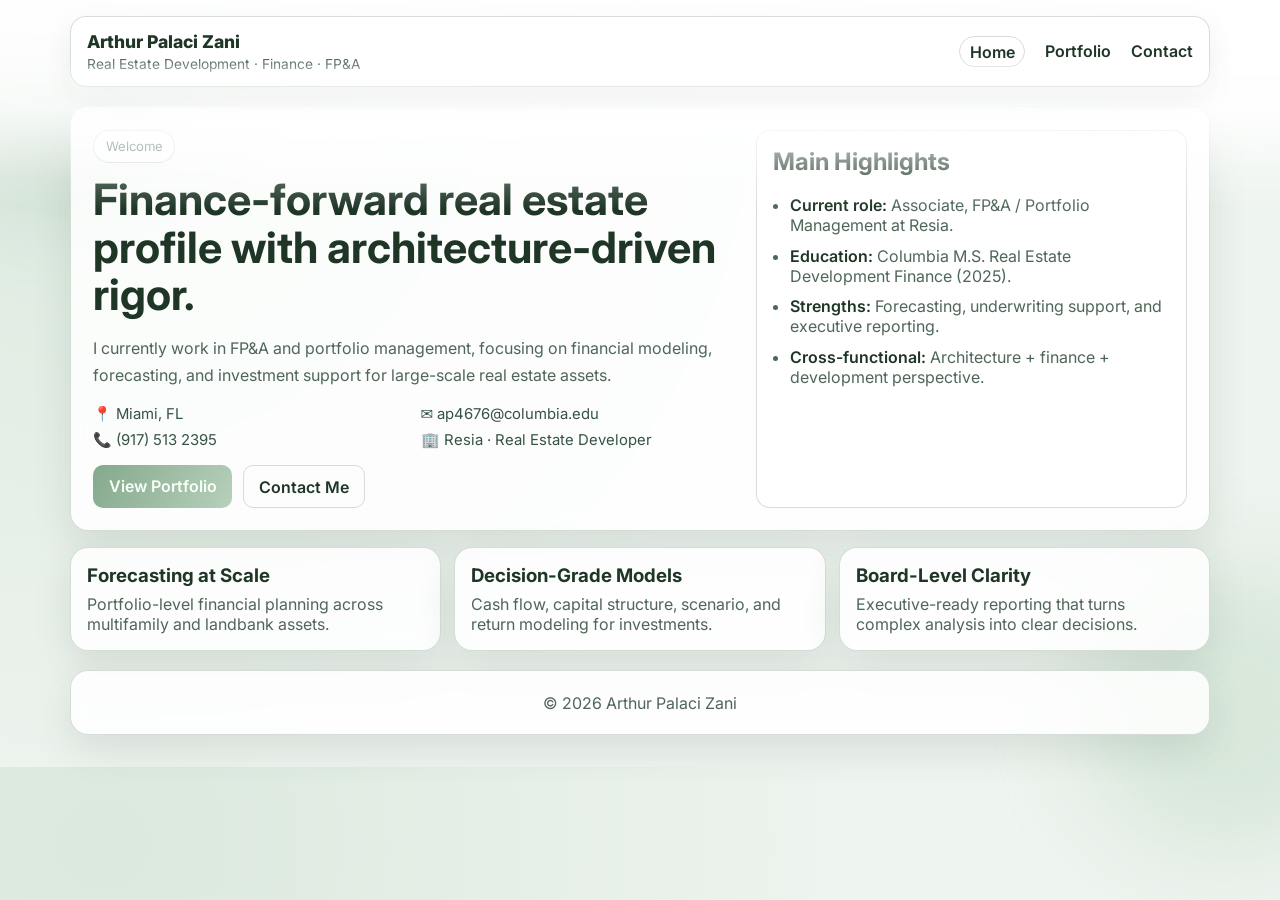
<file: index.html>
<!doctype html>
<html lang="en">
  <head>
    <meta charset="UTF-8" />
    <meta name="viewport" content="width=device-width, initial-scale=1.0" />
    <title>Arthur Palaci Zani | Home</title>
    <meta
      name="description"
      content="Home page for Arthur Palaci Zani with highlights and quick access to portfolio and contact pages."
    />
    <link rel="preconnect" href="https://fonts.googleapis.com" />
    <link rel="preconnect" href="https://fonts.gstatic.com" crossorigin />
    <link
      href="https://fonts.googleapis.com/css2?family=Inter:wght@400;500;600;700;800&display=swap"
      rel="stylesheet"
    />
    <link rel="stylesheet" href="styles.css" />
  </head>
  <body>
    <div class="bg-shape bg-shape-one" aria-hidden="true"></div>
    <div class="bg-shape bg-shape-two" aria-hidden="true"></div>

    <header class="site-header shell">
      <div class="identity">
        <p class="name">Arthur Palaci Zani</p>
        <p class="tag">Real Estate Development · Finance · FP&amp;A</p>
      </div>
      <nav class="nav" aria-label="Primary">
        <a href="index.html" aria-current="page">Home</a>
        <a href="portfolio.html">Portfolio</a>
        <a href="contact.html">Contact</a>
      </nav>
    </header>

    <main>
      <section class="hero shell card">
        <div class="hero-main">
          <p class="pill">Welcome</p>
          <h1>Finance-forward real estate profile with architecture-driven rigor.</h1>
          <p>
            I currently work in FP&amp;A and portfolio management, focusing on financial modeling,
            forecasting, and investment support for large-scale real estate assets.
          </p>

          <div class="quick-facts">
            <p>📍 Miami, FL</p>
            <p>✉️ ap4676@columbia.edu</p>
            <p>📞 (917) 513 2395</p>
            <p>🏢 Resia · Real Estate Developer</p>
          </div>

          <div class="actions">
            <a class="btn btn-primary" href="portfolio.html">View Portfolio</a>
            <a class="btn btn-secondary" href="contact.html">Contact Me</a>
          </div>
        </div>

        <aside class="hero-side">
          <h2>Main Highlights</h2>
          <ul>
            <li><span>Current role:</span> Associate, FP&amp;A / Portfolio Management at Resia.</li>
            <li><span>Education:</span> Columbia M.S. Real Estate Development Finance (2025).</li>
            <li><span>Strengths:</span> Forecasting, underwriting support, and executive reporting.</li>
            <li><span>Cross-functional:</span> Architecture + finance + development perspective.</li>
          </ul>
        </aside>
      </section>

      <section class="shell snapshot-grid" aria-label="Home snapshot">
        <article class="card snapshot-item">
          <h3>Forecasting at Scale</h3>
          <p>Portfolio-level financial planning across multifamily and landbank assets.</p>
        </article>
        <article class="card snapshot-item">
          <h3>Decision-Grade Models</h3>
          <p>Cash flow, capital structure, scenario, and return modeling for investments.</p>
        </article>
        <article class="card snapshot-item">
          <h3>Board-Level Clarity</h3>
          <p>Executive-ready reporting that turns complex analysis into clear decisions.</p>
        </article>
      </section>
    </main>

    <footer class="shell card footer">
      <p>© <span id="year"></span> Arthur Palaci Zani</p>
    </footer>

    <script src="app.js"></script>
  </body>
</html>
</file>
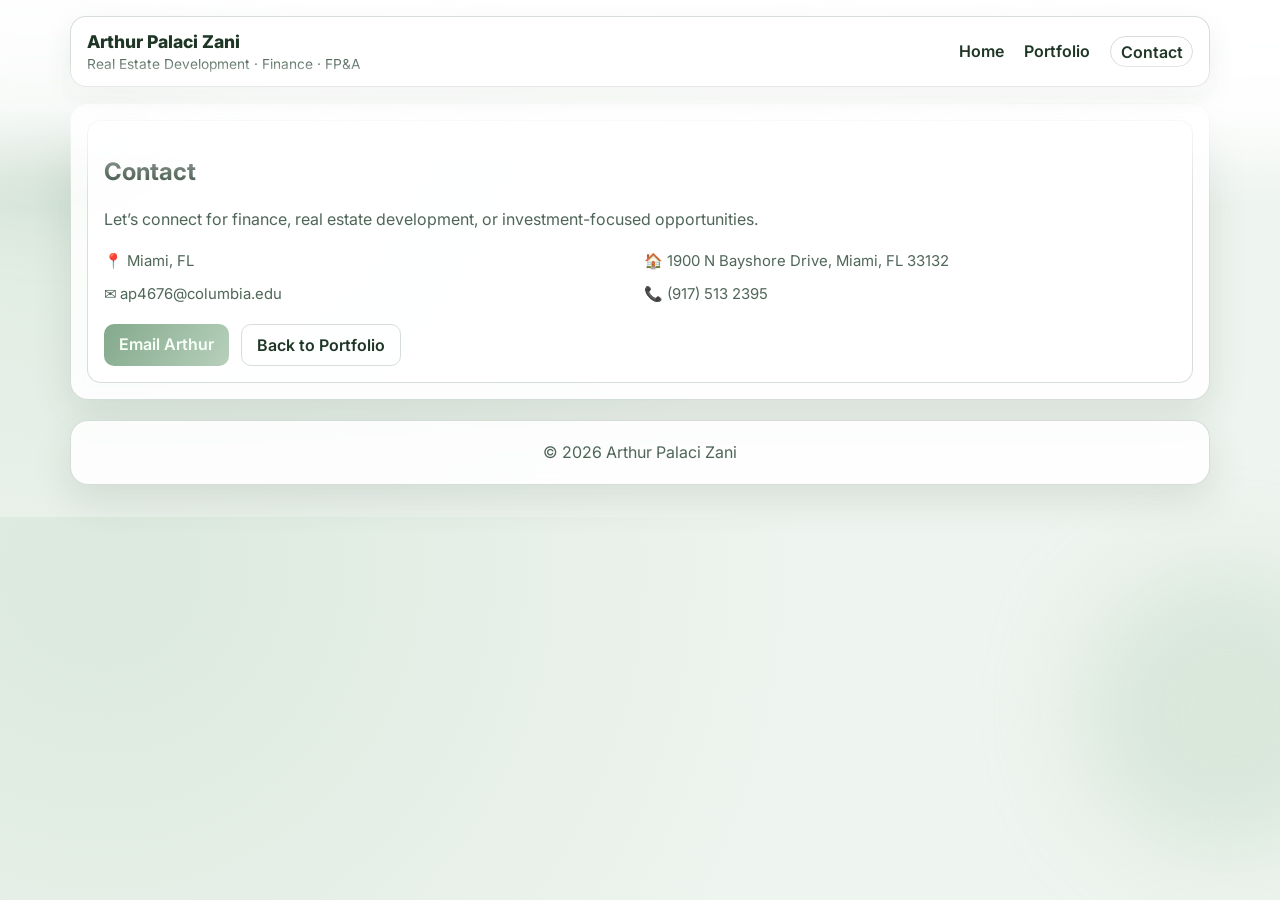
<file: contact.html>
<!doctype html>
<html lang="en">
  <head>
    <meta charset="UTF-8" />
    <meta name="viewport" content="width=device-width, initial-scale=1.0" />
    <title>Arthur Palaci Zani | Contact</title>
    <meta
      name="description"
      content="Contact page for Arthur Palaci Zani with location, email, phone, and mailing address."
    />
    <link rel="preconnect" href="https://fonts.googleapis.com" />
    <link rel="preconnect" href="https://fonts.gstatic.com" crossorigin />
    <link
      href="https://fonts.googleapis.com/css2?family=Inter:wght@400;500;600;700;800&display=swap"
      rel="stylesheet"
    />
    <link rel="stylesheet" href="styles.css" />
  </head>
  <body>
    <div class="bg-shape bg-shape-one" aria-hidden="true"></div>
    <div class="bg-shape bg-shape-two" aria-hidden="true"></div>

    <header class="site-header shell">
      <div class="identity">
        <p class="name">Arthur Palaci Zani</p>
        <p class="tag">Real Estate Development · Finance · FP&amp;A</p>
      </div>
      <nav class="nav" aria-label="Primary">
        <a href="index.html">Home</a>
        <a href="portfolio.html">Portfolio</a>
        <a href="contact.html" aria-current="page">Contact</a>
      </nav>
    </header>

    <main>
      <section class="shell card resume">
        <article class="panel active">
          <h2>Contact</h2>
          <p>Let’s connect for finance, real estate development, or investment-focused opportunities.</p>
          <div class="quick-facts">
            <p>📍 Miami, FL</p>
            <p>🏠 1900 N Bayshore Drive, Miami, FL 33132</p>
            <p>✉️ ap4676@columbia.edu</p>
            <p>📞 (917) 513 2395</p>
          </div>
          <div class="actions">
            <a class="btn btn-primary" href="mailto:ap4676@columbia.edu">Email Arthur</a>
            <a class="btn btn-secondary" href="portfolio.html">Back to Portfolio</a>
          </div>
        </article>
      </section>
    </main>

    <footer class="shell card footer">
      <p>© <span id="year"></span> Arthur Palaci Zani</p>
    </footer>

    <script src="app.js"></script>
  </body>
</html>
</file>
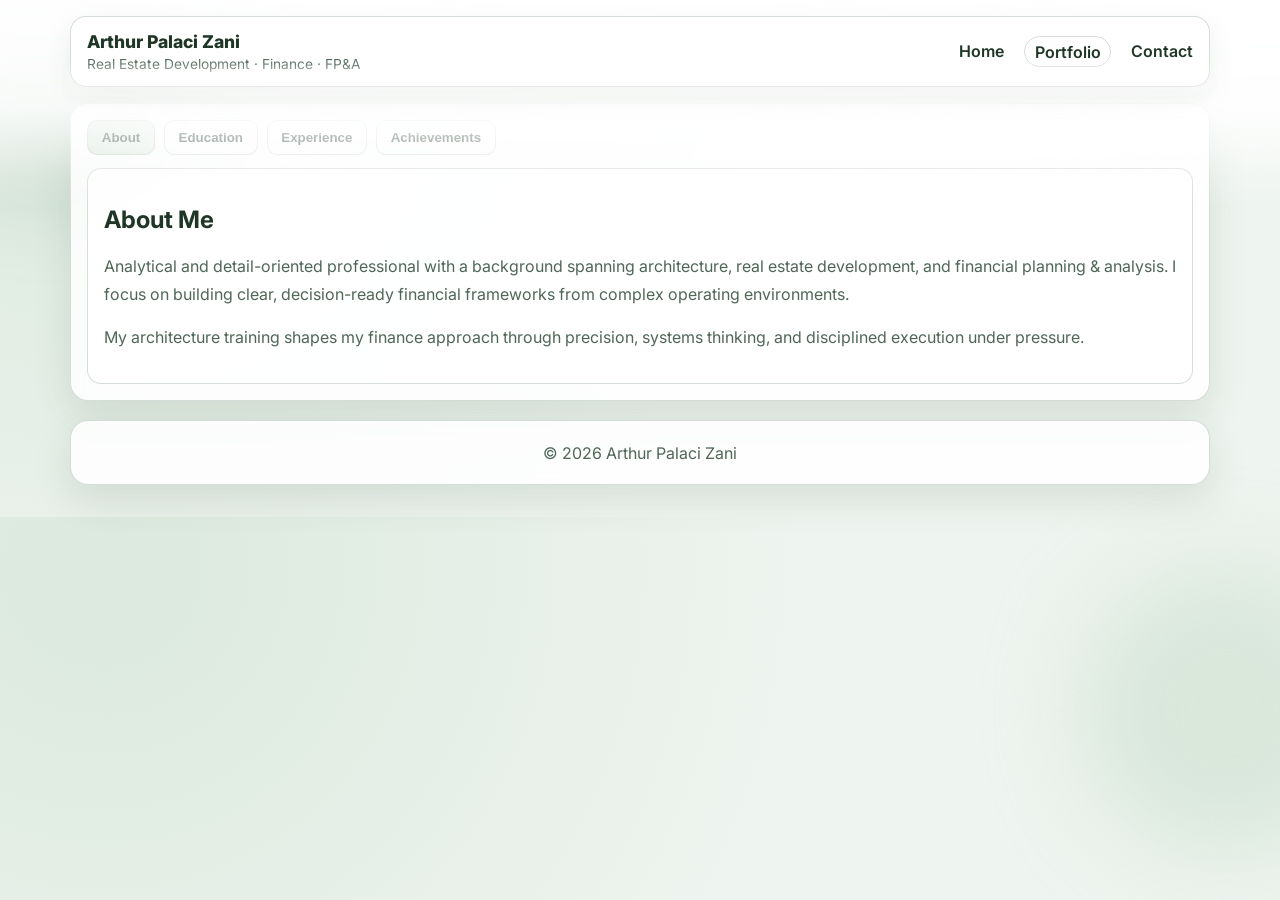
<file: portfolio.html>
<!doctype html>
<html lang="en">
  <head>
    <meta charset="UTF-8" />
    <meta name="viewport" content="width=device-width, initial-scale=1.0" />
    <title>Arthur Palaci Zani | Portfolio</title>
    <meta
      name="description"
      content="Portfolio page with Arthur Palaci Zani's education, experience, achievements, and profile details."
    />
    <link rel="preconnect" href="https://fonts.googleapis.com" />
    <link rel="preconnect" href="https://fonts.gstatic.com" crossorigin />
    <link
      href="https://fonts.googleapis.com/css2?family=Inter:wght@400;500;600;700;800&display=swap"
      rel="stylesheet"
    />
    <link rel="stylesheet" href="styles.css" />
  </head>
  <body>
    <div class="bg-shape bg-shape-one" aria-hidden="true"></div>
    <div class="bg-shape bg-shape-two" aria-hidden="true"></div>

    <header class="site-header shell">
      <div class="identity">
        <p class="name">Arthur Palaci Zani</p>
        <p class="tag">Real Estate Development · Finance · FP&amp;A</p>
      </div>
      <nav class="nav" aria-label="Primary">
        <a href="index.html">Home</a>
        <a href="portfolio.html" aria-current="page">Portfolio</a>
        <a href="contact.html">Contact</a>
      </nav>
    </header>

    <main>
      <section class="shell card resume">
        <div class="tabs" role="tablist" aria-label="Portfolio sections">
          <button class="tab active" data-tab="about" role="tab" aria-selected="true">About</button>
          <button class="tab" data-tab="education" role="tab" aria-selected="false">Education</button>
          <button class="tab" data-tab="experience" role="tab" aria-selected="false">Experience</button>
          <button class="tab" data-tab="achievements" role="tab" aria-selected="false">Achievements</button>
        </div>

        <article id="about" class="panel active" role="tabpanel">
          <h2>About Me</h2>
          <p>
            Analytical and detail-oriented professional with a background spanning architecture,
            real estate development, and financial planning &amp; analysis. I focus on building
            clear, decision-ready financial frameworks from complex operating environments.
          </p>
          <p>
            My architecture training shapes my finance approach through precision, systems thinking,
            and disciplined execution under pressure.
          </p>
        </article>

        <article id="education" class="panel" role="tabpanel" hidden>
          <h2>Education</h2>
          <div class="timeline">
            <div class="timeline-item">
              <h3>Columbia University — M.S. Real Estate Development Finance</h3>
              <p class="meta">2025</p>
              <p>
                Real Estate Finance, Funds Management &amp; Capital Raising, Securitized Commercial
                RE Debt, Underwriting, Capital Markets, and REIT Analysis.
              </p>
            </div>
            <div class="timeline-item">
              <h3>Pratt Institute — Bachelor of Architecture</h3>
              <p class="meta">2024 · Major in Architecture · GPA 3.7 · Dean's List (6 semesters)</p>
              <p>
                Minor in Entrepreneurship. Activities include Varsity Basketball, Volleyball Captain,
                and Research Assistant.
              </p>
            </div>
          </div>
        </article>

        <article id="experience" class="panel" role="tabpanel" hidden>
          <h2>Experience</h2>
          <div class="experience-grid">
            <section class="experience-card">
              <h3>Resia — Real Estate Developer</h3>
              <p class="meta">Miami, FL · March 2025 – Present</p>
              <ul>
                <li>Lead financial forecasting/performance analysis across multifamily and landbank portfolios.</li>
                <li>Develop models for project cash flow, capital structures, and return metrics.</li>
                <li>Support debt structuring and underwriting; deliver board-level reporting.</li>
              </ul>
            </section>
            <section class="experience-card">
              <h3>LHP Architects — Junior Designer / Marketing Strategist</h3>
              <p class="meta">New York, NY · August 2022 – March 2025</p>
              <ul>
                <li>Executed architecture + strategy work across major public/private projects.</li>
                <li>Collaborated on MTA rehabilitation scope and technical documentation.</li>
              </ul>
            </section>
            <section class="experience-card">
              <h3>XDEA Architects — Employee / Design Consultant</h3>
              <p class="meta">New York, NY · June 2022 – August 2022</p>
              <ul>
                <li>Supported veterans memorial and district sports facility development work.</li>
              </ul>
            </section>
          </div>
        </article>

        <article id="achievements" class="panel" role="tabpanel" hidden>
          <h2>Additional Information</h2>
          <div class="achievements-grid">
            <section class="achievement-card">
              <h3>Languages</h3>
              <ul>
                <li>English, Portuguese, Spanish, Italian</li>
              </ul>
            </section>
            <section class="achievement-card">
              <h3>Citizenships</h3>
              <ul>
                <li>United States, Brazil, Italy</li>
              </ul>
            </section>
            <section class="achievement-card">
              <h3>Skills</h3>
              <ul>
                <li>Adobe Suite, Excel, Bloomberg, Refinitiv Workspace, Bluebeam, BIM, Revit</li>
              </ul>
            </section>
            <section class="achievement-card">
              <h3>Interests &amp; Awards</h3>
              <ul>
                <li>Interests: Basketball, Tennis, Skiing, Motor Racing</li>
                <li>FAA Drone Certified, OSHEA Certification, ACADIA Research Publication</li>
              </ul>
            </section>
          </div>
        </article>
      </section>
    </main>

    <footer class="shell card footer">
      <p>© <span id="year"></span> Arthur Palaci Zani</p>
    </footer>

    <script src="app.js"></script>
  </body>
</html>
</file>
<file: styles.css>
:root {
  --bg: #eef4ef;
  --surface: rgba(255, 255, 255, 0.86);
  --surface-soft: rgba(255, 255, 255, 0.74);
  --stroke: rgba(111, 138, 118, 0.28);
  --text: #1f3627;
  --muted: #4f6658;
  --accent: #84a98c;
  --accent-2: #b7d0bb;
  --shadow: 0 14px 38px rgba(50, 71, 56, 0.12);
}

* {
  box-sizing: border-box;
}

html {
  scroll-behavior: smooth;
  scroll-padding-top: 110px;
}

body {
  margin: 0;
  font-family: 'Inter', system-ui, -apple-system, Segoe UI, Roboto, sans-serif;
  color: var(--text);
  background: radial-gradient(circle at 8% 10%, #dbe9de 0%, var(--bg) 55%);
}

body::before {
  content: '';
  position: fixed;
  top: 0;
  left: 0;
  right: 0;
  height: 210px;
  background:
    radial-gradient(140% 90% at 50% 0%, rgba(255, 255, 255, 0.82) 0%, rgba(255, 255, 255, 0.56) 55%, rgba(255, 255, 255, 0) 100%),
    linear-gradient(to bottom, rgba(255, 255, 255, 0.93) 0%, rgba(255, 255, 255, 0.76) 52%, rgba(238, 244, 239, 0) 100%);
  pointer-events: none;
  z-index: 8;
}

.shell {
  width: min(1140px, 92%);
  margin: 0 auto;
}

.card {
  border: 1px solid var(--stroke);
  border-radius: 18px;
  background: var(--surface);
  box-shadow: var(--shadow);
  backdrop-filter: blur(8px);
}

.site-header {
  margin-top: 1rem;
  padding: 0.9rem 1rem;
  display: flex;
  justify-content: space-between;
  align-items: center;
  gap: 1rem;
  position: sticky;
  top: 0.8rem;
  background: rgba(255, 255, 255, 0.95);
  border: 1px solid var(--stroke);
  border-radius: 16px;
  box-shadow: 0 10px 28px rgba(50, 71, 56, 0.08);
  z-index: 12;
}

.site-header::after {
  content: '';
  position: absolute;
  left: 0;
  right: 0;
  bottom: -22px;
  height: 40px;
  background: linear-gradient(to bottom, rgba(255, 255, 255, 0.68), rgba(255, 255, 255, 0));
  filter: blur(6px);
  pointer-events: none;
}

.name {
  margin: 0;
  font-size: 1.1rem;
  font-weight: 800;
}

.tag {
  margin: 0.2rem 0 0;
  color: var(--muted);
  font-size: 0.86rem;
}

.nav a {
  text-decoration: none;
  color: var(--text);
  margin-left: 1rem;
  font-weight: 600;
}

.nav a[aria-current="page"] {
  border: 1px solid var(--stroke);
  background: rgba(255, 255, 255, 0.76);
  border-radius: 999px;
  padding: 0.3rem 0.58rem;
}

.hero {
  margin-top: 1.2rem;
  padding: 1.4rem;
  display: grid;
  grid-template-columns: 1.2fr 0.8fr;
  gap: 1rem;
}

.pill {
  display: inline-block;
  margin: 0;
  border: 1px solid var(--stroke);
  border-radius: 999px;
  background: var(--surface-soft);
  padding: 0.3rem 0.7rem;
  color: var(--muted);
  font-size: 0.82rem;
}

h1 {
  margin: 0.8rem 0;
  font-size: clamp(1.8rem, 3.5vw, 2.7rem);
  line-height: 1.1;
}

.hero-main > p {
  line-height: 1.7;
  color: var(--muted);
}

.quick-facts {
  margin-top: 0.8rem;
  display: grid;
  grid-template-columns: repeat(2, minmax(0, 1fr));
  gap: 0.5rem;
}

.quick-facts p {
  margin: 0;
  font-size: 0.93rem;
  color: #355243;
}

.kpis {
  margin-top: 0.9rem;
  display: grid;
  grid-template-columns: repeat(3, minmax(0, 1fr));
  gap: 0.6rem;
}

.kpis article {
  border: 1px solid var(--stroke);
  background: var(--surface-soft);
  border-radius: 12px;
  padding: 0.7rem;
}

.kpis h3 {
  margin: 0;
  font-size: 1rem;
}

.kpis p {
  margin: 0.25rem 0 0;
  font-size: 0.83rem;
  color: var(--muted);
}

.actions {
  margin-top: 1rem;
  display: flex;
  gap: 0.7rem;
  flex-wrap: wrap;
}

.btn {
  text-decoration: none;
  border-radius: 10px;
  padding: 0.65rem 0.95rem;
  font-weight: 600;
}

.btn-primary {
  color: #f8fff8;
  background: linear-gradient(120deg, var(--accent), var(--accent-2));
}

.btn-secondary {
  color: var(--text);
  border: 1px solid var(--stroke);
}

.hero-side {
  border: 1px solid var(--stroke);
  border-radius: 14px;
  background: var(--surface-soft);
  padding: 1rem;
}

.hero-side h2 {
  margin-top: 0;
}

.hero-side ul {
  margin: 0;
  padding-left: 1.1rem;
}

.hero-side li {
  margin-bottom: 0.65rem;
  color: var(--muted);
}

.hero-side span {
  color: var(--text);
  font-weight: 600;
}

.snapshot-grid {
  margin-top: 1rem;
  display: grid;
  grid-template-columns: repeat(3, minmax(0, 1fr));
  gap: 0.8rem;
}

.snapshot-item {
  padding: 1rem;
}

.snapshot-item h3 {
  margin: 0 0 0.4rem;
}

.snapshot-item p {
  margin: 0;
  color: var(--muted);
}

.resume {
  margin-top: 1rem;
  padding: 1rem;
}

#about,
#education,
#experience,
#achievements,
#resume,
#contact {
  scroll-margin-top: 120px;
}

.tabs {
  display: flex;
  flex-wrap: wrap;
  gap: 0.55rem;
  margin-bottom: 0.8rem;
}

.tab {
  border: 1px solid var(--stroke);
  background: transparent;
  color: var(--text);
  border-radius: 10px;
  padding: 0.56rem 0.86rem;
  font-weight: 600;
  cursor: pointer;
}

.tab.active {
  background: linear-gradient(120deg, rgba(132, 169, 140, 0.3), rgba(183, 208, 187, 0.3));
}

.panel {
  border: 1px solid var(--stroke);
  background: var(--surface-soft);
  border-radius: 14px;
  padding: 1rem;
}

.panel p,
.panel li {
  color: var(--muted);
  line-height: 1.7;
}

.timeline {
  border-left: 2px solid rgba(132, 169, 140, 0.45);
  padding-left: 0.9rem;
}

.timeline-item + .timeline-item {
  margin-top: 1rem;
}

.meta {
  margin: -0.2rem 0 0.5rem;
  font-size: 0.92rem;
  color: #496152;
}

.experience-grid,
.achievements-grid {
  display: grid;
  gap: 0.8rem;
}

.experience-grid {
  grid-template-columns: repeat(3, minmax(0, 1fr));
}

.achievements-grid {
  grid-template-columns: repeat(2, minmax(0, 1fr));
}

.experience-card,
.achievement-card {
  border: 1px solid var(--stroke);
  border-radius: 12px;
  background: #fbfdfb;
  padding: 0.9rem;
}

.experience-card h3,
.achievement-card h3 {
  margin-top: 0;
}

.footer {
  margin: 1.2rem auto 2rem;
  padding: 1rem;
  text-align: center;
  color: var(--muted);
}

.footer p {
  margin: 0.35rem 0;
}

.bg-shape {
  position: fixed;
  border-radius: 50%;
  filter: blur(45px);
  z-index: -1;
}

.bg-shape-one {
  width: 240px;
  height: 240px;
  background: rgba(141, 176, 149, 0.36);
  left: -60px;
  top: -50px;
}

.bg-shape-two {
  width: 290px;
  height: 290px;
  background: rgba(198, 220, 202, 0.52);
  right: -90px;
  bottom: 5%;
}

@media (max-width: 980px) {
  .hero,
  .snapshot-grid,
  .quick-facts,
  .kpis,
  .experience-grid,
  .achievements-grid {
    grid-template-columns: 1fr;
  }

  .site-header {
    flex-direction: column;
    align-items: flex-start;
  }

  .nav a {
    margin: 0 0.7rem 0 0;
  }
}


@media (max-width: 640px) {
  html {
    scroll-padding-top: 96px;
  }

  .site-header {
    top: 0.35rem;
    padding: 0.7rem 0.75rem;
    border-radius: 14px;
  }

  .identity {
    width: 100%;
  }

  .name {
    font-size: 1rem;
  }

  .tag {
    font-size: 0.8rem;
  }

  .nav {
    width: 100%;
    display: flex;
    align-items: center;
    gap: 0.45rem;
    overflow-x: auto;
    -webkit-overflow-scrolling: touch;
    scrollbar-width: none;
    padding-bottom: 0.2rem;
  }

  .nav::-webkit-scrollbar {
    display: none;
  }

  .nav a {
    margin: 0;
    white-space: nowrap;
    border: 1px solid var(--stroke);
    background: rgba(255, 255, 255, 0.8);
    border-radius: 999px;
    padding: 0.38rem 0.62rem;
    font-size: 0.86rem;
  }

  .hero {
    padding: 1rem;
  }

  h1 {
    font-size: clamp(1.45rem, 7vw, 2rem);
  }

  .quick-facts,
  .kpis {
    grid-template-columns: 1fr;
  }

  .tabs {
    flex-wrap: nowrap;
    overflow-x: auto;
    -webkit-overflow-scrolling: touch;
    scrollbar-width: none;
    padding-bottom: 0.2rem;
    scroll-snap-type: x proximity;
  }

  .tabs::-webkit-scrollbar {
    display: none;
  }

  .tab {
    flex: 0 0 auto;
    white-space: nowrap;
    scroll-snap-align: start;
  }

  .panel {
    padding: 0.9rem;
  }

  body::before {
    height: 175px;
  }
}
</file>
